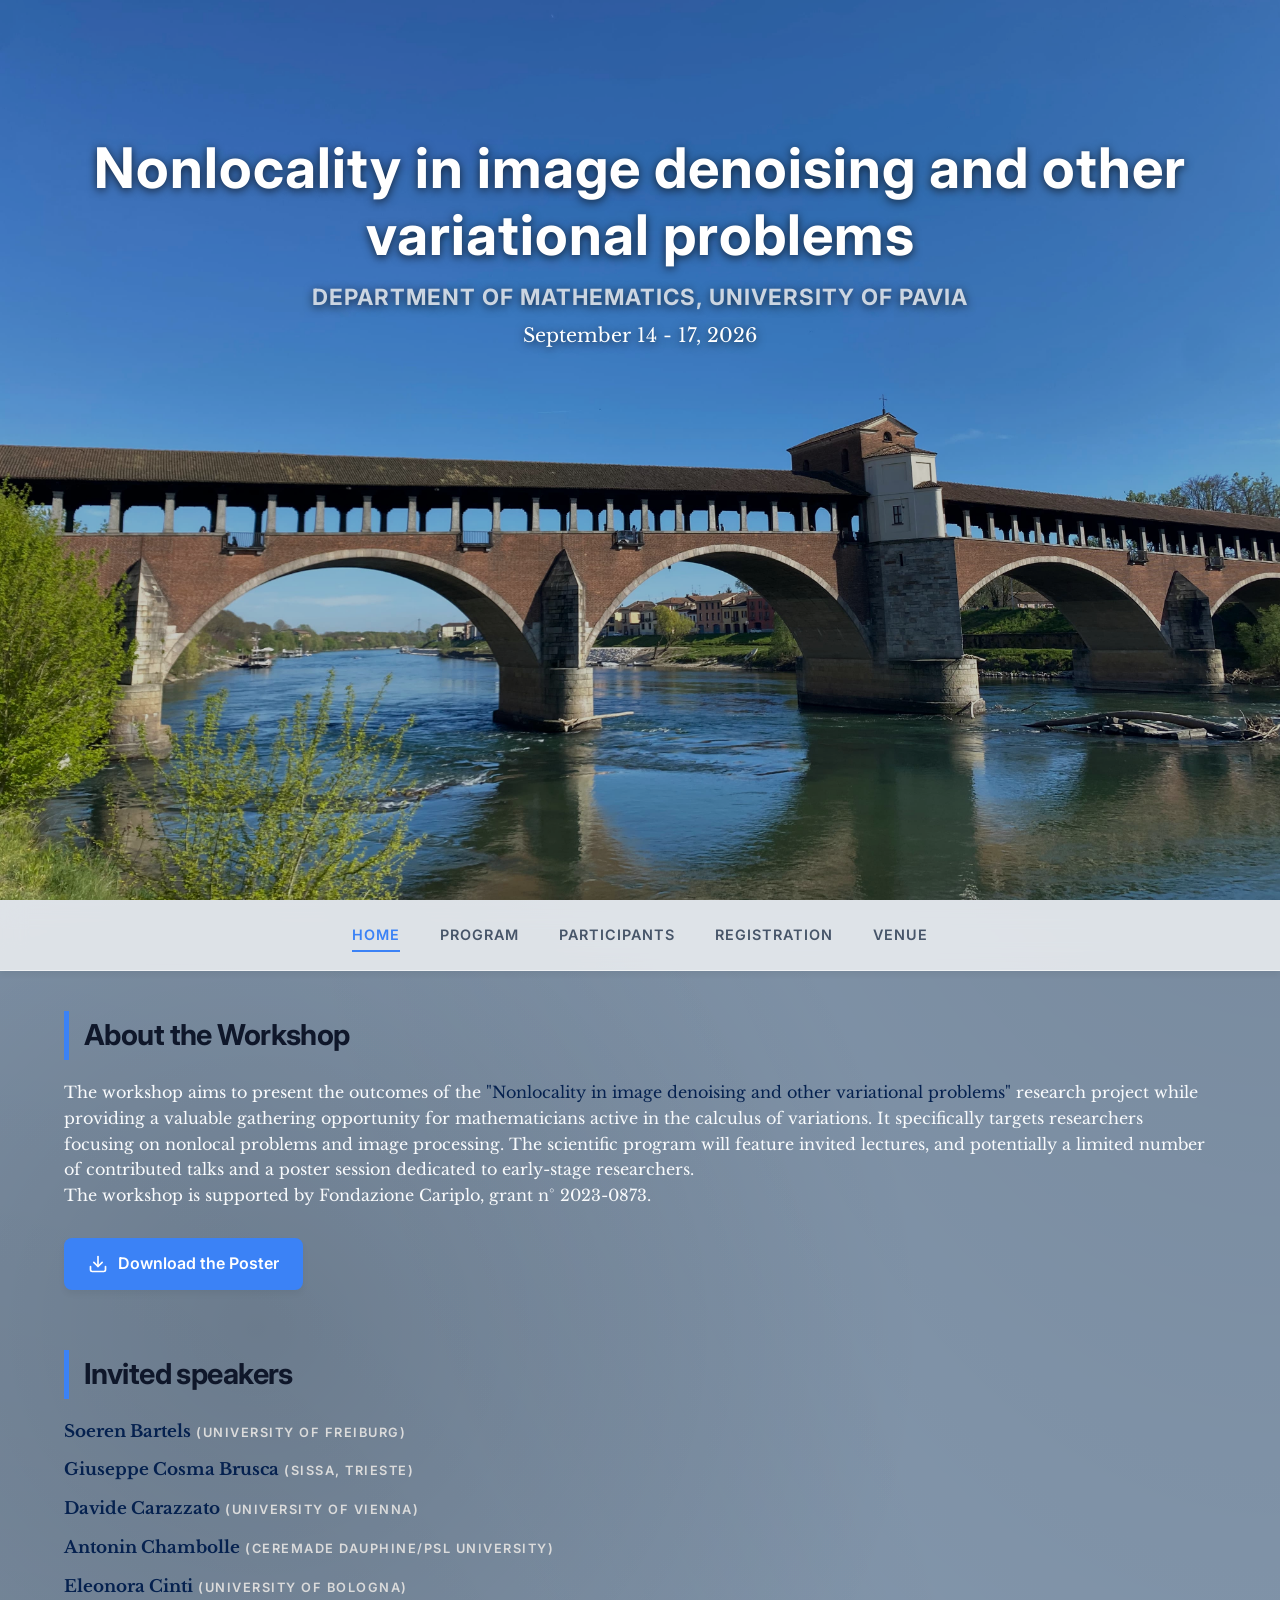
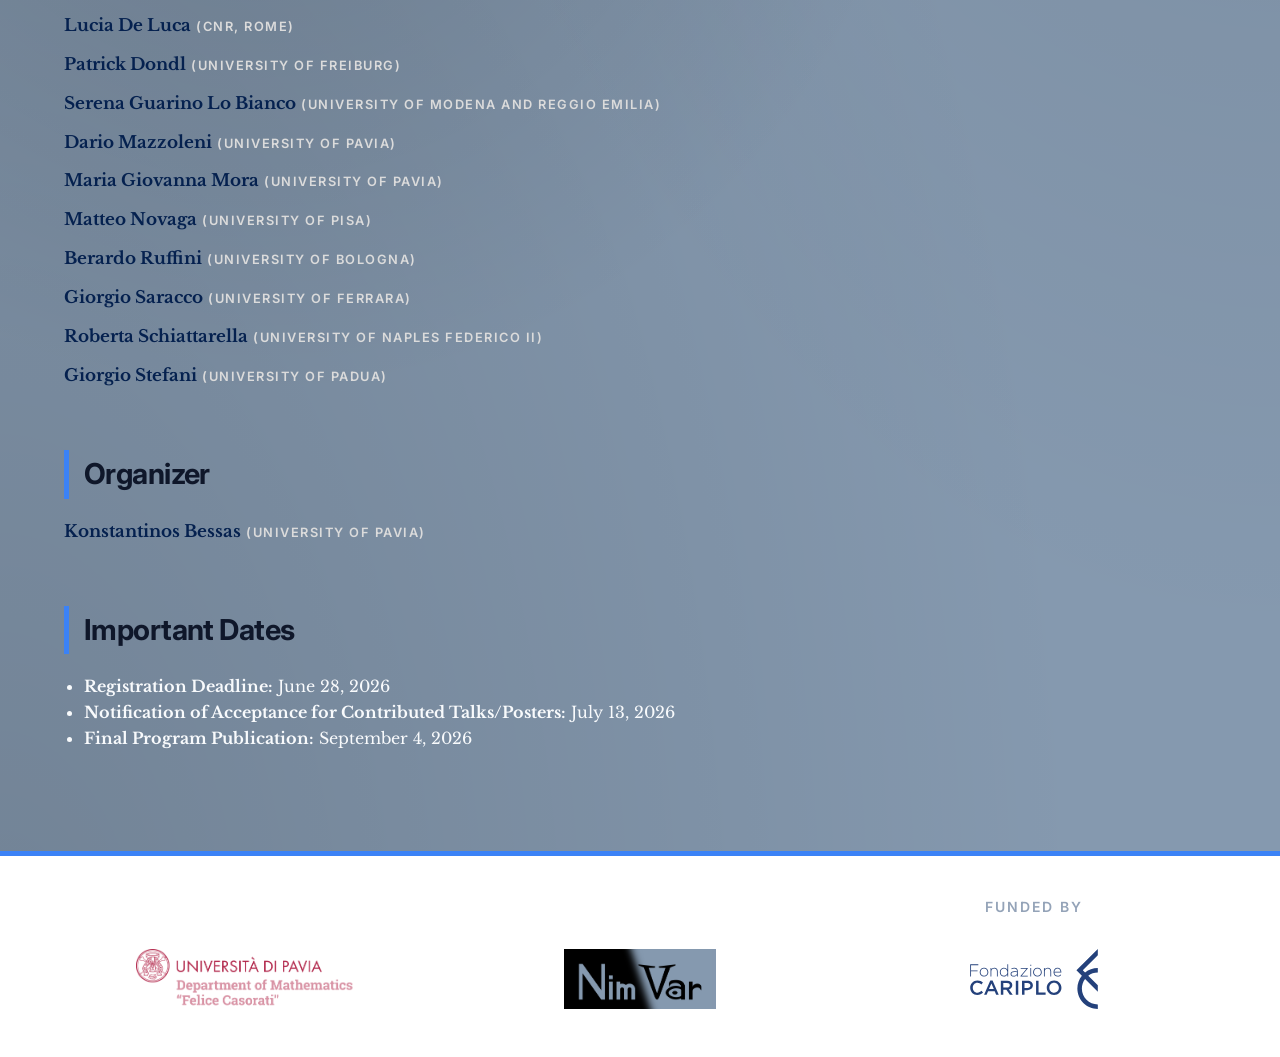
<file: index.html>
﻿<!DOCTYPE html>
<html lang="en">
<head>
    <meta charset="UTF-8">
    <meta name="viewport" content="width=device-width, initial-scale=1.0">
    <meta name="theme-color" content="#05214f">
    <title>NimVar 2026 | Home</title>
    <link rel="preconnect" href="https://fonts.googleapis.com">
    <link rel="preconnect" href="https://fonts.gstatic.com" crossorigin>
    <link href="https://fonts.googleapis.com/css2?family=Inter:wght@400;600;800&family=Libre+Baskerville:ital,wght@0,400;0,700;1,400&display=swap" rel="stylesheet">
    <link rel="stylesheet" href="style.css">
</head>
<body>
   <header>
    <div class="header-bg-image"></div>
    
    <div class="container header-content">
        <h1>Nonlocality in image denoising and other variational problems</h1>
        <p class="subtitle">Department of Mathematics, University of Pavia</p>
        <p class="date-info">September 14 - 17, 2026</p>
    </div>
    <div class="scroll-indicator">
            <span class="scroll-text">Scroll</span>
            <div class="scroll-arrow"></div>
        </div>
    </header>

    <nav>
        <div class="container">
            <div class="nav-brand-mobile">NimVar 2026</div>
            
            <button type="button" class="hamburger" id="hamburger-menu" aria-label="Menu">
                <span></span>
                <span></span>
                <span></span>
            </button>

            <div class="nav-links" id="nav-links">
                <a href="index.html" class="active">Home</a>
                <a href="program.html">Program</a>
                <a href="participants.html">Participants</a>
                <a href="registration.html">Registration</a>
                <a href="venue.html">Venue</a>
            </div>
        </div>
    </nav>

    <main class="container">
        <section>
            <h2>About the Workshop</h2>
            <p>The workshop aims to present the outcomes of the
                <a href="https://konstantinos-bessas.github.io/NimVar/index.html" target="_blank" rel="noopener noreferrer">
                    "Nonlocality in image denoising and other variational problems"
                </a> research project 
                while providing a valuable gathering opportunity for mathematicians active in the calculus of variations. It specifically targets researchers focusing on nonlocal problems and image processing. The scientific program will feature invited lectures, and potentially  a limited number of contributed talks and a poster session dedicated to early-stage researchers.
                </p>
            <p>The workshop is supported by Fondazione Cariplo, grant n° 2023-0873.</p>

            <div class="poster-download-container">
                <a href="images/poster.png" target="_blank" class="btn-download">
                    <svg width="20" height="20" viewBox="0 0 24 24" fill="none" stroke="currentColor" stroke-width="2" stroke-linecap="round" stroke-linejoin="round">
                        <path d="M21 15v4a2 2 0 0 1-2 2H5a2 2 0 0 1-2-2v-4"></path>
                        <polyline points="7 10 12 15 17 10"></polyline>
                        <line x1="12" y1="15" x2="12" y2="3"></line>
                    </svg>
                    Download the Poster
                </a>
            </div>
        </section>

        <section>
            <h2>Invited speakers</h2>
            <ul class="speakers-list">
                <li>
                    <a href="https://uni-freiburg.de/aam-en/agba/" target="_blank" rel="noopener noreferrer"><strong>Soeren Bartels</strong></a> <em>(University of Freiburg)</em>
                </li>
                <li>
                    <a href="https://sites.google.com/view/giuseppebrusca" target="_blank" rel="noopener noreferrer"><strong>Giuseppe Cosma Brusca</strong></a> <em>(SISSA, Trieste)</em>
                </li>
                <li>
                    <a href="https://homepage.univie.ac.at/davide.carazzato/" target="_blank" rel="noopener noreferrer"><strong>Davide Carazzato</strong></a> <em>(University of Vienna)</em>
                </li>
                <li>
                    <a href="https://www.ceremade.dauphine.fr/~chambolle/" target="_blank" rel="noopener noreferrer"><strong>Antonin Chambolle</strong></a> <em>(CEREMADE Dauphine/PSL University)</em>
                </li>
                <li>
                    <a href="https://www.unibo.it/sitoweb/eleonora.cinti5/en" target="_blank" rel="noopener noreferrer"><strong>Eleonora Cinti</strong></a> <em>(University of Bologna)</em>
                </li>
                <li>
                    <a href="https://www.iac.cnr.it/personale/lucia-de-luca" target="_blank" rel="noopener noreferrer"><strong>Lucia De Luca</strong></a> <em>(CNR, Rome)</em>
                </li>
                <li>
                    <a href="https://uni-freiburg.de/aam-en/agdo/" target="_blank" rel="noopener noreferrer"><strong>Patrick Dondl</strong></a> <em>(University of Freiburg)</em>
                </li>
                <li>
                    <a href="https://unimore.unifind.cineca.it/resource/person/255018" target="_blank" rel="noopener noreferrer"><strong>Serena Guarino Lo Bianco</strong></a> <em>(University of Modena and Reggio Emilia)</em>
                </li>
                <li>
                    <a href="https://dariomazzoleni.weebly.com/" target="_blank" rel="noopener noreferrer"><strong>Dario Mazzoleni</strong></a> <em>(University of Pavia)</em>
                </li>
                <li>
                    <a href="https://mate.unipv.it/mora/" target="_blank" rel="noopener noreferrer"><strong>Maria Giovanna Mora</strong></a> <em>(University of Pavia)</em>
                </li>
                <li>
                    <a href="https://people.dm.unipi.it/novaga/" target="_blank" rel="noopener noreferrer"><strong>Matteo Novaga</strong></a> <em>(University of Pisa)</em>
                </li>
                <li>
                    <a href="https://www.unibo.it/sitoweb/berardo.ruffini/en" target="_blank" rel="noopener noreferrer"><strong>Berardo Ruffini</strong></a> <em>(University of Bologna)</em>
                </li>
                <li>
                    <a href="https://sites.google.com/view/giorgiosaracco/home" target="_blank" rel="noopener noreferrer"><strong>Giorgio Saracco</strong></a> <em>(University of Ferrara)</em>
                </li>
                <li>
                    <a href="https://www.docenti.unina.it/teacher/3ZD4KeAiu1JKAat8pULKhub0jdbsRPKBX3hnm4Cab4ilOAh6kY6qkzKoDrB_XlhH/profile/references" target="_blank" rel="noopener noreferrer"><strong>Roberta Schiattarella</strong></a> <em>(University of Naples Federico II)</em>
                </li>
                <li>
                    <a href="https://giorgiostefani.weebly.com/" target="_blank" rel="noopener noreferrer"><strong>Giorgio Stefani</strong></a> <em>(University of Padua)</em>
                </li>
            </ul>
        </section>

        <section>
            <h2>Organizer</h2>
            <ul class="organizer-list">
                <li>
                    <a href="https://konstantinos-bessas.github.io/" target="_blank" rel="noopener noreferrer"><strong>Konstantinos Bessas</strong></a> <em>(University of Pavia)</em>
                </li>
            </ul>
        </section>
        <section>
            <h2>Important Dates</h2>
            <ul>
                <li><strong>Registration Deadline:</strong> June 28, 2026</li>
                <li><strong>Notification of Acceptance for Contributed Talks/Posters:</strong> July 13, 2026</li>
                <li><strong>Final Program Publication:</strong> September 4, 2026</li>
            </ul>
        </section>
    </main>
<footer>
    <div class="container footer-content">
        
        <div class="footer-left">
            <p class="sponsor-label" style="visibility: hidden;">University</p>
            <a href="https://matematica.unipv.it/en/homepage/" target="_blank" rel="noopener noreferrer">
                <img src="images/logo_unipv_dimat.png" alt="University Logo" class="footer-logo">
            </a>
        </div>

        <div class="footer-center">
            <p class="sponsor-label" style="visibility: hidden;">Placeholder</p>
            <a href="https://konstantinos-bessas.github.io/NimVar/index.html" target="_blank" rel="noopener noreferrer">
                <img src="images/NimVar_Logo.png" alt="NimVar 2026 Logo" class="footer-logo">
            </a>
        </div>

        <div class="footer-right">
            <p class="sponsor-label">Funded by</p>
            <a href="https://www.fondazionecariplo.it/en/" target="_blank" rel="noopener noreferrer">
                <img src="images/logo_cariplo.svg" alt="Sponsor Logo" class="footer-logo">
            </a>
        </div>

    </div>
</footer>
<script src="script.js" defer></script>
</body>
</html>
</file>
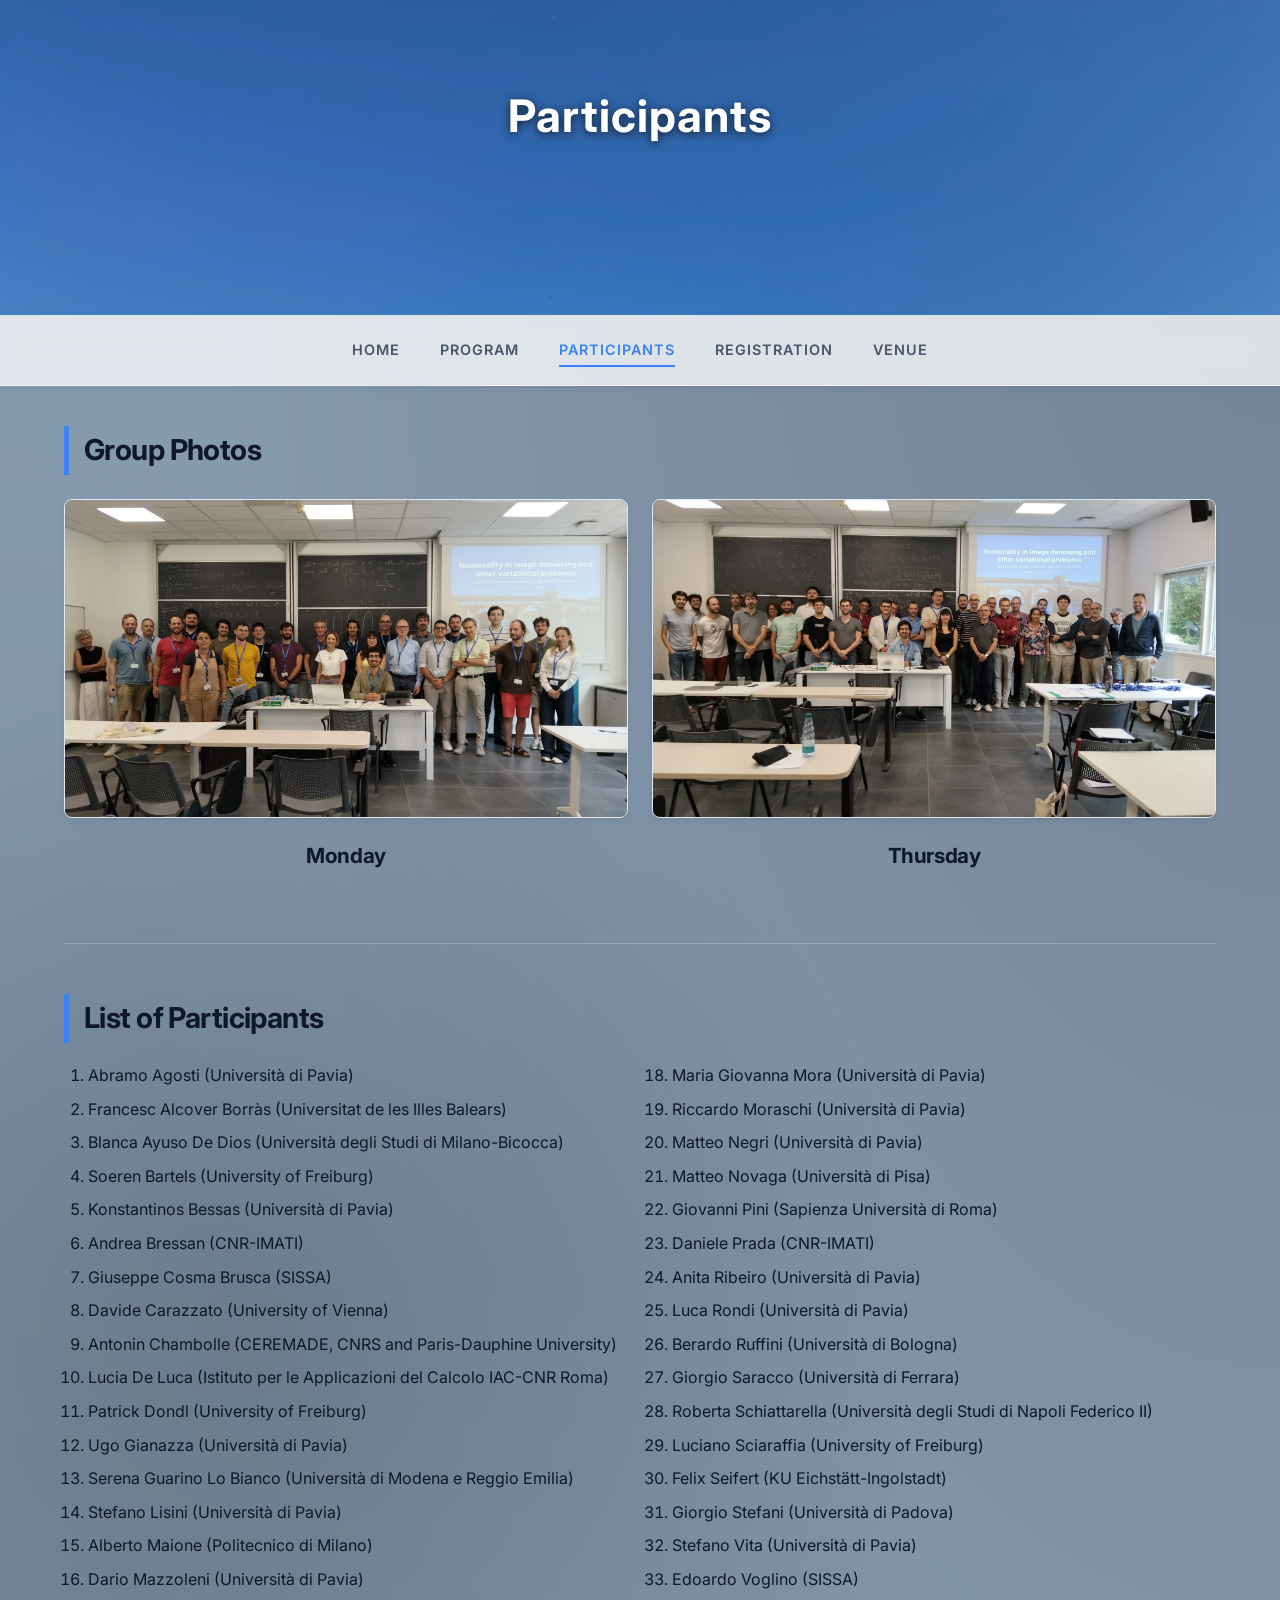
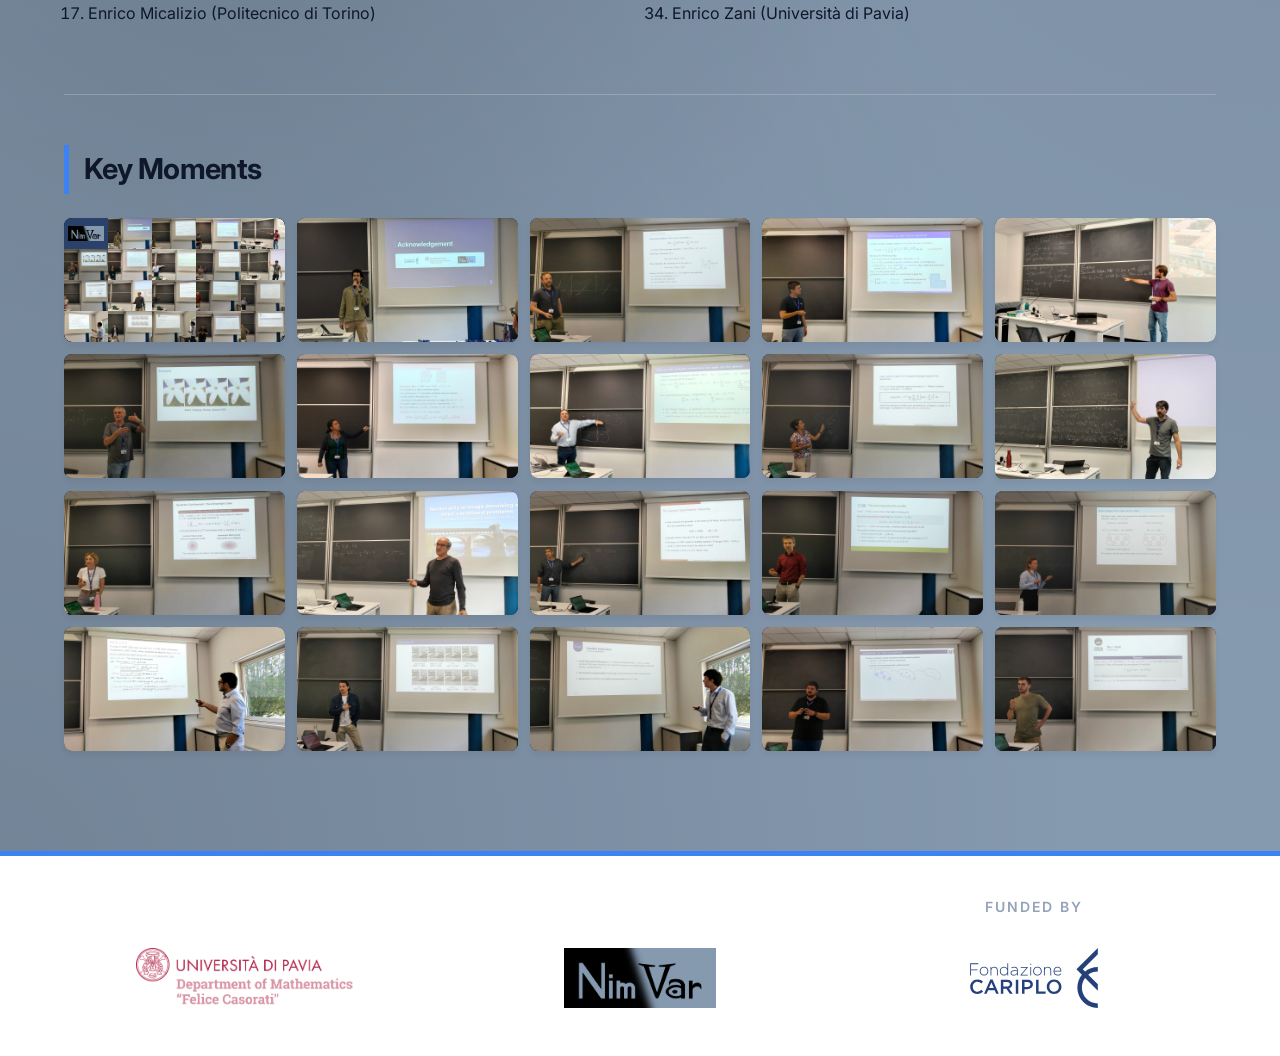
<file: participants.html>
﻿<!DOCTYPE html>
<html lang="en">
<head>
    <meta charset="UTF-8">
    <meta name="viewport" content="width=device-width, initial-scale=1.0">
    <meta name="theme-color" content="#05214f">
    <title>NimVar 2026 | Participants</title>
    <link rel="preconnect" href="https://fonts.googleapis.com">
    <link rel="preconnect" href="https://fonts.gstatic.com" crossorigin>
    <link href="https://fonts.googleapis.com/css2?family=Inter:wght@400;600;800&family=Libre+Baskerville:ital,wght@0,400;0,700;1,400&display=swap" rel="stylesheet">
    <link rel="stylesheet" href="style.css">
</head>
<body>
    <header class="header-small">
        <div class="header-bg-image"></div>
        <div class="container header-content">
            <h1>Participants</h1>
        </div>
    </header>

    <nav>
        <div class="container">
            <div class="nav-brand-mobile">NimVar 2026</div>
            
            <button type="button" class="hamburger" id="hamburger-menu" aria-label="Menu">
                <span></span>
                <span></span>
                <span></span>
            </button>

            <div class="nav-links" id="nav-links">
                <a href="index.html">Home</a>
                <a href="program.html">Program</a>
                <a href="participants.html" class="active">Participants</a>
                <a href="registration.html">Registration</a>
                <a href="venue.html">Venue</a>
            </div>
        </div>
    </nav>

    <main class="container">
        
        <section>
            <h2>Group Photos</h2>
            <div class="group-photos-container">
                <div class="group-photo-wrapper">
                    <img src="images/Group_photo_Monday.webp" alt="Group Photo - Monday" class="dept-photo">
                    <h3>Monday</h3>
                </div>
                <div class="group-photo-wrapper">
                    <img src="images/Group_photo_Thursday.webp" alt="Group Photo - Thursday" class="dept-photo">
                    <h3>Thursday</h3>
                </div>
            </div>
        </section>

        <hr class="section-divider">

        <section>
            <h2>List of Participants</h2>
            <ol class="participants-list">
                <li>Abramo Agosti (Università di Pavia)</li>
                <li>Francesc Alcover Borràs (Universitat de les Illes Balears)</li>
                <li>Blanca Ayuso De Dios (Università degli Studi di Milano-Bicocca)</li>
                <li>Soeren Bartels (University of Freiburg)</li>
                <li>Konstantinos Bessas (Università di Pavia)</li>
                <li>Andrea Bressan (CNR-IMATI)</li>
                <li>Giuseppe Cosma Brusca (SISSA)</li>
                <li>Davide Carazzato (University of Vienna)</li>
                <li>Antonin Chambolle (CEREMADE, CNRS and Paris-Dauphine University)</li>
                <li>Lucia De Luca (Istituto per le Applicazioni del Calcolo IAC-CNR Roma)</li>
                <li>Patrick Dondl (University of Freiburg)</li>
                <li>Ugo Gianazza (Università di Pavia)</li>
                <li>Serena Guarino Lo Bianco (Università di Modena e Reggio Emilia)</li>
                <li>Stefano Lisini (Università di Pavia)</li>
                <li>Alberto Maione (Politecnico di Milano)</li>
                <li>Dario Mazzoleni (Università di Pavia)</li>
                <li>Enrico Micalizio (Politecnico di Torino)</li>
                <li>Maria Giovanna Mora (Università di Pavia)</li>
                <li>Riccardo Moraschi (Università di Pavia)</li>
                <li>Matteo Negri (Università di Pavia)</li>
                <li>Matteo Novaga (Università di Pisa)</li>
                <li>Giovanni Pini (Sapienza Università di Roma)</li>
                <li>Daniele Prada (CNR-IMATI)</li>
                <li>Anita Ribeiro (Università di Pavia)</li>
                <li>Luca Rondi (Università di Pavia)</li>
                <li>Berardo Ruffini (Università di Bologna)</li>
                <li>Giorgio Saracco (Università di Ferrara)</li>
                <li>Roberta Schiattarella (Università degli Studi di Napoli Federico II)</li>
                <li>Luciano Sciaraffia (University of Freiburg)</li>
                <li>Felix Seifert (KU Eichstätt-Ingolstadt)</li>
                <li>Giorgio Stefani (Università di Padova)</li>
                <li>Stefano Vita (Università di Pavia)</li>
                <li>Edoardo Voglino (SISSA)</li>
                <li>Enrico Zani (Università di Pavia)</li>
            </ol>
        </section>

         <hr class="section-divider">

        <section>
            <h2>Key Moments</h2>

            <div class="mosaic-grid">

                <div class="mosaic-item mosaic-spacer" id="mosaic-spacer">
                    <img src="images/empty.webp" alt="" class="spacer-placeholder-img">
                    <div class="spacer-content default-state">
                    </div>
                </div>

                <div class="mosaic-item" tabindex="0">
                    <img src="images/Bessas.webp" alt="Konstantinos Bessas">
                    <div class="mosaic-overlay">
                        <span class="speaker-name">Konstantinos Bessas</span>
                        <span class="talk-type">Opening</span>
                    </div>
                </div>
                <div class="mosaic-item" tabindex="0">
                    <img src="images/Bartels.webp" alt="Soeren Bartels">
                    <div class="mosaic-overlay">
                        <span class="speaker-name">Soeren Bartels</span>
                        <span class="talk-type">Invited Talk</span>
                    </div>
                </div>
                <div class="mosaic-item" tabindex="0">
                    <img src="images/Brusca.webp" alt="Giuseppe Cosma Brusca">
                    <div class="mosaic-overlay">
                        <span class="speaker-name">Giuseppe Cosma Brusca</span>
                        <span class="talk-type">Invited Talk</span>
                    </div>
                </div>
                <div class="mosaic-item" tabindex="0">
                    <img src="images/Carazzato.webp" alt="Davide Carazzato">
                    <div class="mosaic-overlay">
                        <span class="speaker-name">Davide Carazzato</span>
                        <span class="talk-type">Invited Talk</span>
                    </div>
                </div>
                <div class="mosaic-item" tabindex="0">
                    <img src="images/Chambolle.webp" alt="Antonin Chambolle">
                    <div class="mosaic-overlay">
                        <span class="speaker-name">Antonin Chambolle</span>
                        <span class="talk-type">Invited Talk</span>
                    </div>
                </div>


                <div class="mosaic-item" tabindex="0">
                    <img src="images/De_Luca.webp" alt="Lucia De Luca">
                    <div class="mosaic-overlay">
                        <span class="speaker-name">Lucia De Luca</span>
                        <span class="talk-type">Invited Talk</span>
                    </div>
                </div>
                <div class="mosaic-item" tabindex="0">
                    <img src="images/Dondl.webp" alt="Patrick Dondl">
                    <div class="mosaic-overlay">
                        <span class="speaker-name">Patrick Dondl</span>
                        <span class="talk-type">Invited Talk</span>
                    </div>
                </div>
                <div class="mosaic-item" tabindex="0">
                    <img src="images/Guarino_Lo_Bianco.webp" alt="Serena Guarino Lo Bianco">
                    <div class="mosaic-overlay">
                        <span class="speaker-name">Serena Guarino Lo Bianco</span>
                        <span class="talk-type">Invited Talk</span>
                    </div>
                </div>
                <div class="mosaic-item" tabindex="0">
                    <img src="images/Mazzoleni.webp" alt="Dario Mazzoleni">
                    <div class="mosaic-overlay">
                        <span class="speaker-name">Dario Mazzoleni</span>
                        <span class="talk-type">Invited Talk</span>
                    </div>
                </div>
                <div class="mosaic-item" tabindex="0">
                    <img src="images/Mora.webp" alt="Maria Giovanna Mora">
                    <div class="mosaic-overlay">
                        <span class="speaker-name">Maria Giovanna Mora</span>
                        <span class="talk-type">Invited Talk</span>
                    </div>
                </div>

                <div class="mosaic-item" tabindex="0">
                    <img src="images/Novaga.webp" alt="Matteo Novaga">
                    <div class="mosaic-overlay">
                        <span class="speaker-name">Matteo Novaga</span>
                        <span class="talk-type">Invited Talk</span>
                    </div>
                </div>
                <div class="mosaic-item" tabindex="0">
                    <img src="images/Ruffini.webp" alt="Berardo Ruffini">
                    <div class="mosaic-overlay">
                        <span class="speaker-name">Berardo Ruffini</span>
                        <span class="talk-type">Invited Talk</span>
                    </div>
                </div>

                

                <div class="mosaic-item" tabindex="0">
                    <img src="images/Saracco.webp" alt="Giorgio Saracco">
                    <div class="mosaic-overlay">
                        <span class="speaker-name">Giorgio Saracco</span>
                        <span class="talk-type">Invited Talk</span>
                    </div>
                </div>
                <div class="mosaic-item" tabindex="0">
                    <img src="images/Schiattarella.webp" alt="Roberta Schiattarella">
                    <div class="mosaic-overlay">
                        <span class="speaker-name">Roberta Schiattarella</span>
                        <span class="talk-type">Invited Talk</span>
                    </div>
                </div>

                <div class="mosaic-item" tabindex="0">
                    <img src="images/Stefani.webp" alt="Giorgio Stefani">
                    <div class="mosaic-overlay">
                        <span class="speaker-name">Giorgio Stefani</span>
                        <span class="talk-type">Invited Talk</span>
                    </div>
                </div>
                <div class="mosaic-item" tabindex="0">
                    <img src="images/Alcover.webp" alt="Francesc Alcover Borràs">
                    <div class="mosaic-overlay">
                        <span class="speaker-name">Francesc Alcover Borràs</span>
                        <span class="talk-type">Contributed Talk</span>
                    </div>
                </div>
                <div class="mosaic-item" tabindex="0">
                    <img src="images/Micalizio.webp" alt="Enrico Micalizio">
                    <div class="mosaic-overlay">
                        <span class="speaker-name">Enrico Micalizio</span>
                        <span class="talk-type">Contributed Talk</span>
                    </div>
                </div>
                <div class="mosaic-item" tabindex="0">
                    <img src="images/Seifert.webp" alt="Felix Seifert">
                    <div class="mosaic-overlay">
                        <span class="speaker-name">Felix Seifert</span>
                        <span class="talk-type">Contributed Talk</span>
                    </div>
                </div>
                <div class="mosaic-item" tabindex="0">
                    <img src="images/Voglino.webp" alt="Edoardo Voglino">
                    <div class="mosaic-overlay">
                        <span class="speaker-name">Edoardo Voglino</span>
                        <span class="talk-type">Contributed Talk</span>
                    </div>
                </div>
            </div>
        </section>

       

        
    </main>

    <div id="image-modal">
        <img id="modal-img" alt="Zoomed Photo">
        <span id="modal-hint">Tap to close &bull; Pinch to zoom</span>
    </div>

    <footer>
        <div class="container footer-content">
            <div class="footer-left">
                <p class="sponsor-label" style="visibility: hidden;">University</p>
                <a href="https://matematica.unipv.it/en/homepage/" target="_blank" rel="noopener noreferrer">
                    <img src="images/logo_unipv_dimat.png" alt="University Logo" class="footer-logo">
                </a>
            </div>
            <div class="footer-center">
                <p class="sponsor-label" style="visibility: hidden;">Placeholder</p>
                <a href="https://konstantinos-bessas.github.io/NimVar/index.html" target="_blank" rel="noopener noreferrer">
                    <img src="images/NimVar_Logo.png" alt="NimVar 2026 Logo" class="footer-logo">
                </a>
            </div>
            <div class="footer-right">
                <p class="sponsor-label">Funded by</p>
                <a href="https://www.fondazionecariplo.it/en/" target="_blank" rel="noopener noreferrer">
                    <img src="images/logo_cariplo.svg" alt="Sponsor Logo" class="footer-logo">
                </a>
            </div>
        </div>
    </footer>
    <script src="script.js" defer></script>
</body>
</html>
</file>
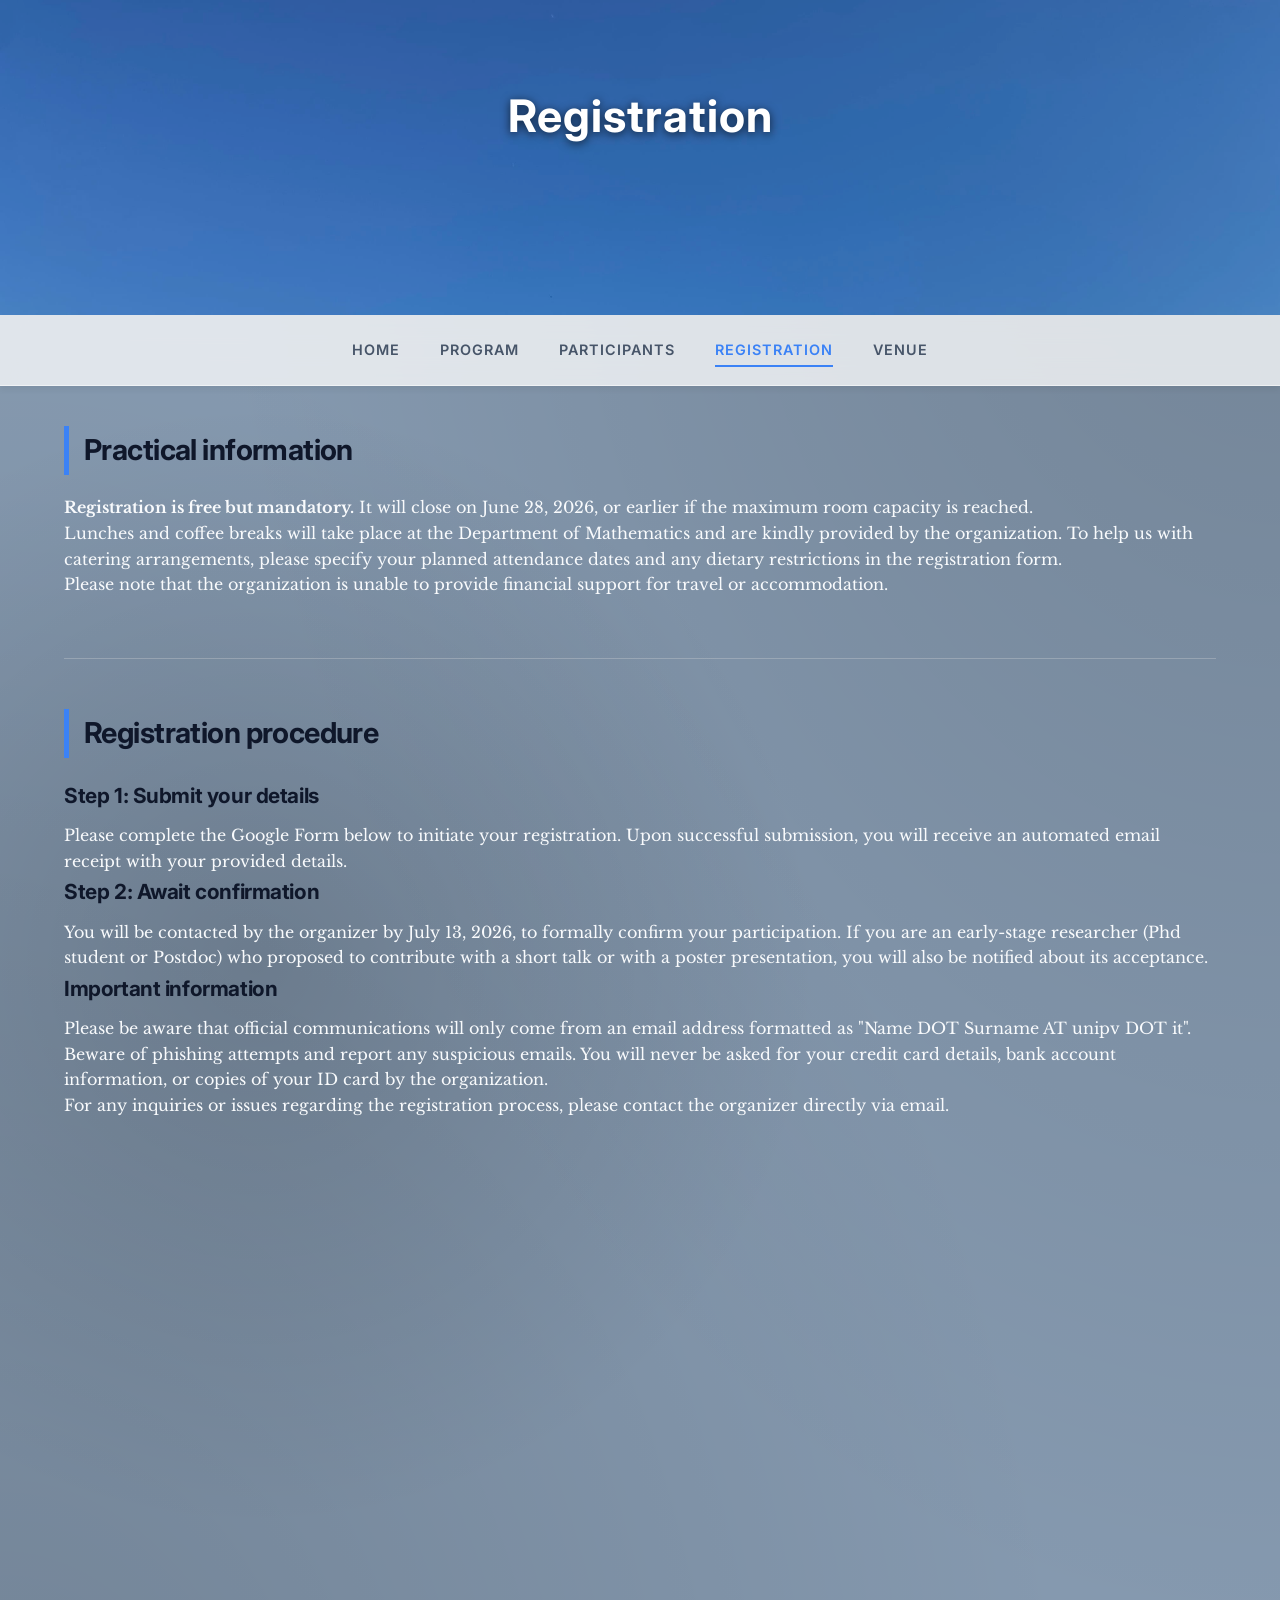
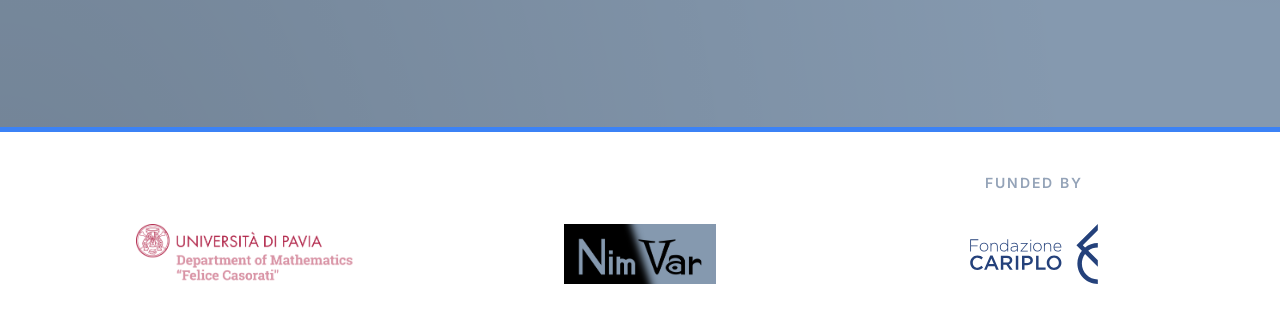
<file: registration.html>
﻿<!DOCTYPE html>
<html lang="en">
<head>
    <meta charset="UTF-8">
    <meta name="viewport" content="width=device-width, initial-scale=1.0">
    <meta name="theme-color" content="#05214f">
    <title>NimVar 2026 | Registration</title>
    <link rel="preconnect" href="https://fonts.googleapis.com">
    <link rel="preconnect" href="https://fonts.gstatic.com" crossorigin>
    <link href="https://fonts.googleapis.com/css2?family=Inter:wght@400;600;800&family=Libre+Baskerville:ital,wght@0,400;0,700;1,400&display=swap" rel="stylesheet">
    <link rel="stylesheet" href="style.css">
</head>
<body>
    <header class="header-small">
        <div class="header-bg-image"></div>
        <div class="container header-content">
            <h1>Registration</h1>
        </div>
    </header>

    <nav>
        <div class="container">
            <div class="nav-brand-mobile">NimVar 2026</div>
            
            <button type="button" class="hamburger" id="hamburger-menu" aria-label="Menu">
                <span></span>
                <span></span>
                <span></span>
            </button>

            <div class="nav-links" id="nav-links">
                <a href="index.html" >Home</a>
                <a href="program.html">Program</a>
                <a href="participants.html">Participants</a>
                <a href="registration.html" class="active">Registration</a>
                <a href="venue.html">Venue</a>
            </div>
        </div>
    </nav>

    <main class="container">
        <section>
            <h2>Practical information</h2>

            <p><strong>Registration is free but mandatory.</strong> 
                It will close on June 28, 2026, or earlier if the maximum room capacity is reached.</p>
            <p>
                Lunches and coffee breaks will take place at the Department of Mathematics and are kindly provided by the organization.
                To help us with catering arrangements, please specify your planned attendance dates and any dietary restrictions in the registration form.</p>
            <p>Please note that the organization is unable to provide financial support for travel or accommodation.</p>
        </section>

        <hr class="section-divider">
        
        <section>
            <h2>Registration procedure</h2>
            <h3>Step 1: Submit your details</h3>
        <p>Please complete the Google Form below to initiate your registration. Upon successful submission, you will receive an automated email receipt with your provided details.</p>
            <h3>Step 2: Await confirmation</h3>
            <p>You will be contacted by the organizer by July 13, 2026, to formally confirm your participation.
            If you are an early-stage researcher (Phd student or Postdoc) who proposed to contribute with a short talk or with a poster presentation, you will also be notified about its acceptance.
            </p>

            <h3>Important information</h3>
        <p>Please be aware that official communications will only come from an email address formatted as "Name DOT Surname AT unipv DOT it".
            Beware of phishing attempts and report any suspicious emails.
            You will never be asked for your credit card details, bank account information, or copies of your ID card by the organization.</p>
        <p>For any inquiries or issues regarding the registration process, please contact the organizer directly via email.</p>                    
        </section>
        
        <div class="form-container">
            <iframe
            onload="if(this.dataset.loaded) { window.scrollTo({ top: this.offsetTop - 50, behavior: 'smooth' }); } else { this.dataset.loaded = 'true'; }"
            src="https://docs.google.com/forms/d/e/1FAIpQLScMdLuzO1Dm3QqtDmdsR5nL9raE668-pWWGdCdFbs2TLDziiw/viewform?embedded=true&hl=en" 
            width="100%" height="500" frameborder="0" marginheight="0" marginwidth="0" style="border: none;">Caricamento in corso...</iframe>
        </div>
    </main>
 
    <footer>
        <div class="container footer-content">
            <div class="footer-left">
                <p class="sponsor-label" style="visibility: hidden;">University</p>
                <a href="https://matematica.unipv.it/en/homepage/" target="_blank" rel="noopener noreferrer">
                    <img src="images/logo_unipv_dimat.png" alt="University Logo" class="footer-logo">
                </a>
            </div>
            <div class="footer-center">
                <p class="sponsor-label" style="visibility: hidden;">Placeholder</p>
                <a href="https://konstantinos-bessas.github.io/NimVar/index.html" target="_blank" rel="noopener noreferrer">
                    <img src="images/NimVar_Logo.png" alt="NimVar 2026 Logo" class="footer-logo">
                </a>
            </div>
            <div class="footer-right">
                <p class="sponsor-label">Funded by</p>
                <a href="https://www.fondazionecariplo.it/en/" target="_blank" rel="noopener noreferrer">
                    <img src="images/logo_cariplo.svg" alt="Sponsor Logo" class="footer-logo">
                </a>
            </div>
        </div>
    </footer>
    <script src="script.js" defer></script>
</body>
</html>
</file>
<file: style.css>
:root {
    --color-primary: #05214f;        
    --color-secondary: #8599af;       
    --color-accent: #3b82f6;          
    --color-slate-light: #dbdbdb;     
    --color-dark: #000000;            
    --color-text-dark: #0f172a;      
    --color-text-muted: #475569;     
    --color-text-light: #f8fafc;      
    --color-bg-main: var(--color-secondary);

    --color-invited-bg: #d1e7dd;
    --color-invited-text: #0f5132;
    --color-contributed-bg: #e2f0d9;
    --color-contributed-text: #2b5711;
    --color-opening-bg: #d0e8ff;
    --color-opening-text: #0c4a6e;
    --color-coffee-bg: #fdf0d5;
    --color-coffee-text: #785100;
    --color-lunch-bg: #fce0c5;
    --color-lunch-text: #7c3d00;
    --color-social-bg: #fad0c9;
    --color-social-text: #7a2214;
    --color-break-bg: #e2e3e5;
    --color-break-text: #333333;

    --font-serif: 'Libre Baskerville', Georgia, serif;
    --font-sans: 'Inter', -apple-system, BlinkMacSystemFont, 'Segoe UI', Roboto, sans-serif;

    --container-max-width: 1200px;
    --nav-height: 70px;
    --radius-sm: 4px;
    --radius-md: 8px;
    --radius-lg: 12px;
    --transition-fast: 0.2s ease;
    --transition-normal: 0.3s ease;
    --shadow-sm: 0 4px 6px rgba(0, 0, 0, 0.05);
    --shadow-md: 0 4px 15px rgba(0, 0, 0, 0.08);
    --shadow-lg: 0 10px 30px rgba(0, 0, 0, 0.15);
}

*,
*::before,
*::after {
    margin: 0;
    padding: 0;
    box-sizing: border-box;
}

html {
    scroll-behavior: smooth;
    overflow-x: clip;
    width: 100%;
}

body {
    width: 100%;
    min-height: 100vh;
    min-height: 100dvh;
    display: flex;
    flex-direction: column;
    font-family: var(--font-serif);
    font-size: 1rem;
    line-height: 1.7;
    color: var(--color-text-light);
    background-color: var(--color-secondary);
    background-image: 
        radial-gradient(ellipse at top right, rgba(0, 0, 0, 0.15) 0%, transparent 60%),
        radial-gradient(ellipse at bottom left, rgba(0, 0, 0, 0.15) 0%, transparent 60%),
        radial-gradient(circle at 20% 50%, rgba(0, 0, 0, 0.15) 0%, transparent 40%);
}

h1, h2, h3, h4, h5, h6, 
nav a, 
.subtitle, 
.sponsor-label, 
.toggle-text {
    font-family: var(--font-sans);
    font-weight: 700;
    letter-spacing: -0.02em;
}

h2 { 
    color: var(--color-text-dark); 
    margin-bottom: 1.25rem; 
    font-size: clamp(1.5rem, 3vw, 1.8rem); 
    border-left: 5px solid var(--color-accent); 
    padding-left: 0.938rem; 
}

h3 {
    color: var(--color-text-dark);
    margin-bottom: 0.625rem;
    font-size: 1.3rem;
}

a {
    color: var(--color-primary); 
    text-decoration: none; 
    transition: color var(--transition-normal);
}

p, li, td, th {
    line-height: 1.6;
}

.container {
    width: 100%;
    max-width: var(--container-max-width);
    margin: 0 auto;
    padding: 0 1.5rem;
}

main {
    flex: 1; 
    padding: 2.5rem 0;
}

section { 
    margin-bottom: 3.75rem; 
}

header {
    position: relative;
    height: 100vh;
    height: 100dvh;
    display: flex;
    align-items: flex-start; 
    justify-content: center;
    overflow: hidden;
    background-color: var(--color-dark);
}

header .container { 
    padding: 0; 
}

.header-bg-image {
    position: absolute;
    inset: 0;
    width: 100%;
    height: 100%;
    background: url('images/ponte.jpg') no-repeat center 30% / cover; 
    z-index: 1;
    opacity: 0.8;
}

.header-content {
    position: relative;
    z-index: 2;
    text-align: center;
    color: #ffffff;
    text-shadow: 0 2px 10px rgba(0, 0, 0, 0.7);
    margin-top: 15vh; 
}

header h1 { 
    font-size: clamp(2.2rem, 5vw, 3.5rem); 
    line-height: 1.2;
    margin-bottom: 0.625rem; 
    letter-spacing: 1px; 
}

header .subtitle { 
    font-size: clamp(1.1rem, 2.5vw, 1.4rem);
    color: #cbd5e1;
    margin-top: 0.625rem;
    text-transform: uppercase;
    letter-spacing: 1px; 
}

.date-info {
    font-size: 1.2rem;
    margin-top: 0.3125rem;
    font-weight: 300;
}

header.header-small {
    height: 35vh; 
    min-height: 250px;
}

header.header-small .header-content {
    margin-top: 10vh; 
}

header.header-small h1 {
    font-size: clamp(2rem, 4vw, 2.8rem); 
}

.scroll-indicator {
    position: absolute;
    bottom: 30px;
    left: 50%;
    transform: translateX(-50%);
    z-index: 10;
    display: flex;
    flex-direction: column;
    align-items: center;
    opacity: 0; 
    animation: bounce 2s infinite; 
}

.scroll-text {
    color: #ffffff;
    font-family: var(--font-sans);
    font-size: 0.75rem;
    text-transform: uppercase;
    letter-spacing: 3px;
    margin-bottom: 8px;
    text-shadow: 1px 1px 5px rgba(0, 0, 0, 0.8);
}

.scroll-arrow {
    width: 16px;
    height: 16px;
    border-right: 2px solid #ffffff;
    border-bottom: 2px solid #ffffff;
    transform: rotate(45deg); 
    box-shadow: 2px 2px 3px rgba(0, 0, 0, 0.3);
}

@keyframes bounce {
    0%, 20%, 50%, 80%, 100% { transform: translateX(-50%) translateY(0); }
    40% { transform: translateX(-50%) translateY(-10px); }
    60% { transform: translateX(-50%) translateY(-5px); }
}

nav {
    background: rgba(255, 255, 255, 0.75); 
    -webkit-backdrop-filter: blur(12px); 
    backdrop-filter: blur(12px); 
    border-bottom: 1px solid rgba(255, 255, 255, 0.5);
    box-shadow: var(--shadow-sm);
    position: sticky;
    top: 0;
    z-index: 1000;
    padding: 1.125rem 0;
    margin-bottom: 2.5rem;
}

nav .container { 
    display: flex; 
    justify-content: center; 
    align-items: center;
}

.nav-brand-mobile {
    display: none;
    font-family: var(--font-sans);
    font-weight: 800;
    color: var(--color-primary);
    font-size: 1.2rem;
}

.hamburger {
    display: none; 
    background: none;
    border: none;
    cursor: pointer;
    padding: 5px;
    z-index: 1001; 
}

.hamburger span {
    display: block;
    width: 25px;
    height: 3px;
    background-color: var(--color-primary);
    margin: 5px 0;
    transition: transform var(--transition-normal), opacity var(--transition-normal);
    border-radius: 3px;
}

.nav-links {
    display: flex;
    gap: 2.5rem;
}

nav a {
    position: relative;
    text-decoration: none;
    color: var(--color-text-muted); 
    font-weight: 600;
    text-transform: uppercase;
    letter-spacing: 1px;
    font-size: 0.9rem;
    padding: 5px 0;
    transition: color var(--transition-normal);
}

nav a.active { 
    color: var(--color-accent); 
}

nav a::after {
    content: '';
    position: absolute;
    width: 0; 
    height: 2px; 
    bottom: 0; 
    left: 50%; 
    background-color: var(--color-accent);
    transition: all var(--transition-normal);
    transform: translateX(-50%); 
}

nav a.active::after { 
    width: 100%; 
}

main ul:not(.speakers-list):not(.organizer-list):not(.transport-links) {
    padding-left: 1.25rem;
    margin-bottom: 1.25rem;
}

.speakers-list, 
.organizer-list {
    list-style-type: none; 
    padding-left: 0;       
    margin: 0;
}

.speakers-list li, 
.organizer-list li {
    margin-bottom: 0.75rem;
    font-size: 1.05rem; 
}

.speakers-list em, 
.organizer-list em {
    font-family: var(--font-sans);
    font-style: normal; 
    color: var(--color-slate-light);
    font-size: 0.8rem;
    text-transform: uppercase; 
    letter-spacing: 1.5px; 
    margin-left: 0rem;
    font-weight: 600;
}

.venue-flex-container {
    display: flex;
    gap: 1.875rem;
    margin-top: 1.25rem;
}

.venue-flex-container > div {
    flex: 1;
    min-width: 0; 
}

.transport-links {
    list-style-type: none;
    display: flex;
    gap: 0.938rem;
    margin: 1.25rem 0 2.5rem 0;
    flex-wrap: wrap; 
}

.transport-links li a {
    text-decoration: none;
    background-color: var(--color-accent);
    color: #ffffff;
    padding: 0.625rem 1.25rem;
    border-radius: var(--radius-sm);
    font-weight: 600;
    transition: background-color var(--transition-normal);
}

.transport-details {
    scroll-margin-top: 40px; 
    margin-bottom: 3.125rem;
}

.transport-step {
    display: flex;
    gap: 1.5625rem;
    align-items: center; 
    margin-top: 1.5625rem;
    background-color: rgba(255, 255, 255, 0.05);
    padding: 1.25rem;
    border-radius: var(--radius-md);
}

.step-photo {
    width: 600px; 
    max-width: 100%;
    height: auto; 
    flex-shrink: 0;
    border-radius: var(--radius-md);
    box-shadow: var(--shadow-sm);
}

.step-text {
    flex: 1; 
}

.step-text h4 {
    color: var(--color-slate-light);
    margin-bottom: 0.625rem;
}

.poster-download-container,
.abstract-download-container {
    margin: 1.875rem 0;
    text-align: left; 
}

.btn-download {
    display: inline-flex;
    align-items: center;
    gap: 0.625rem;
    background-color: var(--color-accent); 
    color: #ffffff !important;
    padding: 0.75rem 1.5rem;
    border-radius: var(--radius-md);
    font-family: var(--font-sans);
    font-weight: 600;
    font-size: 1rem;
    text-decoration: none;
    transition: background-color var(--transition-normal), transform var(--transition-normal), box-shadow var(--transition-normal);
    box-shadow: var(--shadow-sm);
}

.dept-photo {
    width: 100%;
    height: 450px;
    object-fit: cover;
    border-radius: var(--radius-md);
    border: 1px solid #e2e8f0;
}

.dept-photo, 
.step-photo {
    cursor: zoom-in;
    transition: opacity var(--transition-normal);
}

#image-modal {
    display: none;
    position: fixed;
    z-index: 9999;
    inset: 0;
    width: 100%; 
    height: 100%;
    background-color: rgba(0, 0, 0, 0.85);
    align-items: center;
    justify-content: center;
    cursor: zoom-out;
}

#modal-img {
    max-width: 95%;
    max-height: 95vh;
    border-radius: var(--radius-md);
    box-shadow: 0 10px 25px rgba(0, 0, 0, 0.5);
}

#modal-hint {
    position: absolute;
    bottom: 40px;
    color: #ffffff;
    font-family: var(--font-sans);
    font-size: 1.1rem;
    background-color: rgba(0, 0, 0, 0.6);
    padding: 8px 18px;
    border-radius: 20px;
    pointer-events: none;
    text-align: center; 
    max-width: 85%; 
    line-height: 1.4;
}

.schedule-container {
    overflow-x: auto;
    overflow-y: visible !important;
    margin: 2.5rem 0;
    background-color: transparent; 
    box-shadow: none;
    border: none;
    -ms-overflow-style: none; 
    scrollbar-width: none;  
}

.schedule-container::-webkit-scrollbar {
    display: none; 
}

table.schedule-table {
    width: 100%;
    table-layout: fixed;
    border-collapse: separate; 
    border-spacing: 10px;
    margin: 0;
    color: var(--color-text-dark);
    text-align: center;
    font-family: var(--font-sans);
    font-size: 0.95rem;
}

.desktop-schedule .schedule-table th:first-child,
.desktop-schedule .schedule-table .time-col {
    width: 16%;
}

.schedule-table th, 
.schedule-table td {
    padding: 1rem 0.75rem;
    vertical-align: middle; 
    text-align: center !important; 
    border-radius: 2px; 
    border: none !important; 
    background-color: #ffffff; 
    box-shadow: var(--shadow-sm); 
}

.schedule-table td:empty {
    background-color: transparent !important;
    box-shadow: none !important;
}

.schedule-table th {
    background-color: var(--color-primary);
    color: #ffffff;
    font-weight: 700;
    text-transform: uppercase;
    font-size: 0.85rem;
    letter-spacing: 0.8px;
}

.schedule-table .time-col {
    font-weight: 700;
    white-space: nowrap;
    background-color: #ffffff !important; 
    color: #334155;
}

.schedule-table td.event-opening {
    background-color: var(--color-opening-bg);
    font-weight: 600;
    color: var(--color-opening-text);
}

.schedule-table td.event-invited {
    background-color: var(--color-invited-bg);
    font-weight: 600;
    color: var(--color-invited-text);
}

.schedule-table td.event-contributed {
    background-color: var(--color-contributed-bg);
    font-weight: 600;
    color: var(--color-contributed-text);
}

.schedule-table td.event-coffee {
    background-color: var(--color-coffee-bg);
    font-weight: 600;
    color: var(--color-coffee-text);
}

.schedule-table td.event-lunch {
    background-color: var(--color-lunch-bg);
    font-weight: 600;
    color: var(--color-lunch-text);
}

.schedule-table td.event-social {
    background-color: var(--color-social-bg);
    font-weight: 600;
    color: var(--color-social-text);
}

.schedule-table td.event-break {
    background-color: var(--color-break-bg);
    color: var(--color-break-text); 
    font-weight: 600;
}

.day-title {
    color: var(--color-primary);
    margin: 1.875rem 0 0.625rem 0;
    font-size: 1.4rem;
    border-left: 4px solid var(--color-accent);
    padding-left: 10px;
}

.desktop-schedule { 
    display: block; 
    overflow: visible !important;
}

.mobile-schedule { 
    display: none; 
}

.mobile-schedule-title {
    display: none; 
}

.has-details {
    position: relative;
    cursor: pointer;
}

.session-summary {
    display: flex;
    flex-direction: column;
    align-items: center;
    justify-content: center;
    height: 100%;
}

.hover-hint {
    font-size: 0.75rem;
    font-weight: 400;
    opacity: 0.7;
    margin-top: 5px;
    pointer-events: none; 
}

.session-details {
    position: absolute;
    top: 50%;
    left: 50%;
    transform: translate(-50%, -50%) scale(0.9);
    width: 320px;
    background-color: #ffffff;
    border: 2px solid var(--color-contributed-text);
    border-radius: var(--radius-md);
    box-shadow: 0 15px 35px rgba(0, 0, 0, 0.2);
    opacity: 0;
    visibility: hidden;
    transition: opacity var(--transition-normal), transform var(--transition-normal), visibility var(--transition-normal);
    z-index: 100;
    overflow: hidden;
}

.desktop-schedule .has-details:hover .session-details {
    opacity: 1;
    visibility: visible;
    transform: translate(-50%, -50%) scale(1);
}

.nested-schedule {
    width: 100%;
    border-collapse: collapse;
    margin: 0;
}

.nested-schedule td {
    padding: 10px 12px !important;
    font-size: 0.85rem !important;
    border-bottom: 1px solid #f1f5f9 !important;
    box-shadow: none !important;
    border-radius: 0 !important;
}

.nested-schedule tr:last-child td {
    border-bottom: none !important;
}

.nested-schedule .time-col {
    width: 40% !important;
    text-align: right !important;
    padding-right: 15px !important;
    background-color: transparent !important;
}

.schedule-view-toggle {
    display: flex;
    align-items: center;
    justify-content: center;
    gap: 20px;
    margin: 0 auto 30px auto;
    background: #ffffff;
    padding: 10px 20px;
    border-radius: 30px;
    box-shadow: var(--shadow-sm);
    width: fit-content;
    border: 1px solid var(--color-slate-light);
}

.schedule-view-toggle .toggle-btn {
    background: none;
    border: none;
    cursor: pointer;
    color: var(--color-primary);
    display: flex;
    align-items: center;
    justify-content: center;
    transition: transform var(--transition-fast), color var(--transition-fast);
    padding: 5px;
}

.schedule-view-toggle .toggle-btn:hover {
    color: var(--color-accent);
    transform: scale(1.2);
}

.schedule-view-toggle .toggle-text {
    font-family: var(--font-sans);
    font-weight: 700;
    font-size: 1.1rem;
    color: var(--color-primary);
    min-width: 430px;
    text-align: center;
    user-select: none;
}

.schedule-talk-link,
.schedule-return-link {
    display: block;
    width: 100%;
    height: 100%;
    color: inherit !important;
    text-decoration: none;
    font-weight: 600;
    transition: opacity var(--transition-fast);
}

.schedule-talk-link:hover,
.schedule-return-link:hover {
    text-decoration: underline;
    opacity: 0.85;
}

.section-divider {
    margin: 3.125rem 0;
    border: none;
    border-top: 1px solid var(--color-slate-light);
    opacity: 0.3;
}

.talks-container {
    display: flex;
    flex-direction: column;
    gap: 1.5625rem;
    margin-top: 1.5625rem;
}

.talk-card {
    color: var(--color-text-dark);
    padding: 1.5625rem 1.875rem;
    border-radius: var(--radius-md);
    box-shadow: var(--shadow-sm);
    transition: transform var(--transition-normal), box-shadow var(--transition-normal), background-color 0.5s ease;
    scroll-margin-top: 100px;
}

.talk-card:hover {
    box-shadow: var(--shadow-md);
}

#invited-talks-list .talk-card {
    background-color: var(--color-invited-bg); 
    border-left: 5px solid var(--color-invited-text);
}

#contributed-talks-list .talk-card {
    background-color: var(--color-contributed-bg); 
    border-left: 5px solid var(--color-contributed-text);
}

.talk-header {
    margin-bottom: 0.9375rem;
}

.talk-title {
    font-size: 1.35rem;
    color: var(--color-text-dark);
    line-height: 1.3;
    margin-bottom: 0.5rem;
    border: none !important;
    padding-left: 0 !important;
}

.talk-speaker {
    font-size: 1.05rem;
    color: #334155;
}

.talk-speaker strong {
    color: var(--color-text-dark);
}

.talk-speaker em {
    font-family: var(--font-sans);
    font-style: normal;
    color: var(--color-text-muted); 
    font-size: 0.8rem;
    text-transform: uppercase;
    letter-spacing: 1.5px;
    margin-left: 0rem;
    font-weight: 600;
}

.talk-abstract {
    font-size: 1rem;
    line-height: 1.7;
    color: #1e293b;
}

.talk-footer {
    margin-top: 1.25rem;
    text-align: right;
}

.btn-back-schedule {
    display: inline-block;
    font-family: var(--font-sans);
    font-size: 0.85rem;
    font-weight: 600;
    color: var(--color-primary);
    text-transform: uppercase;
    letter-spacing: 0.5px;
    padding: 6px 12px;
    border-radius: var(--radius-sm);
    background-color: rgba(255, 255, 255, 0.7);
    border: 1px solid rgba(0, 0, 0, 0.08);
    transition: background-color var(--transition-fast), color var(--transition-fast);
}

.btn-back-schedule:hover {
    background-color: var(--color-primary);
    color: #ffffff !important;
}

.highlight-card {
    animation: highlightPulse 2s ease-out;
}

@keyframes highlightPulse {
    0% {
        background-color: #fef08a; 
        transform: scale(1.01);
        box-shadow: 0 0 20px rgba(250, 204, 21, 0.5);
    }
    70% {
        background-color: #fef08a;
    }
    100% {
        transform: scale(1);
    }
}

.talk-references {
    margin-top: 1.5rem;
    padding-top: 1.25rem;
    border-top: 1px dashed var(--color-slate-light);
}

.talk-references h4 {
    font-family: var(--font-sans);
    font-size: 1.1rem;
    color: var(--color-primary);
    margin-bottom: 0.75rem;
}

.refs-content {
    font-family: "Computer Modern Serif", "Times New Roman", Times, serif;
    font-size: 0.95rem;
    line-height: 1.5;
    color: var(--color-slate-dark);
}

.refs-content .csl-entry {
    display: flex;
    margin-bottom: 0.8rem;
}

.refs-content .csl-left-margin {
    flex-shrink: 0;
    width: 2.2rem;
}

.refs-content .csl-right-inline {
    flex: 1;
}

footer {
    background-color: #ffffff;
    padding: 2.5rem 0;
    border-top: 5px solid var(--color-accent);
    margin-top: 2.5rem;
}

.footer-content {
    display: flex;
    justify-content: space-between;
    align-items: center;
    flex-wrap: wrap; 
    gap: 1.875rem;
}

.footer-left, 
.footer-center, 
.footer-right {
    display: flex;
    flex-direction: column;
    align-items: center;
    flex: 1; 
}

.footer-logo {
    height: 60px; 
    width: auto;
    max-width: 100%;
    object-fit: contain;
    transition: opacity var(--transition-normal);
}

.sponsor-label {
    font-size: 0.875rem;
    text-transform: uppercase;
    letter-spacing: 2px;
    color: #94a3b8;
    margin-bottom: 1.875rem;
    font-weight: 600;
}

@media (hover: hover) and (pointer: fine) {
    .header-bg-image {
        background-attachment: fixed;
    }

    a:hover { color: var(--color-secondary); }
    nav a:hover { color: var(--color-accent); }
    nav a:hover::after { width: 100%; }
    .transport-links li a:hover { background-color: var(--color-primary); }

    .btn-download:hover {
        background-color: var(--color-primary); 
        transform: translateY(-2px); 
        box-shadow: 0 6px 12px rgba(0, 0, 0, 0.2);
    }

    .dept-photo:hover, 
    .step-photo:hover { opacity: 0.75; }
    .footer-logo:hover { opacity: 1 !important; }
}

@media screen and (min-width: 1001px) {
    .mobile-schedule-single-day {
        display: block !important;
        max-width: 650px;
        margin: 0 auto;
    }

    .mobile-schedule table.schedule-table {
        table-layout: fixed !important;
        width: 100% !important;
    }

    .mobile-schedule .schedule-table th:first-child,
    .mobile-schedule .schedule-table .time-col {
        width: 165px !important;
        white-space: nowrap !important;
        text-align: center !important;
        padding-left: 10px !important;
        padding-right: 10px !important;
    }

    .mobile-schedule .schedule-table th:last-child,
    .mobile-schedule .schedule-table td:last-child {
        width: auto !important;
    }
}

@media screen and (max-width: 1000px) {
    .container {
        width: 100% !important;
        max-width: 100% !important;
        padding: 0 1.25rem !important;
    }

    .desktop-only,
    .desktop-schedule {
        display: none !important;
    }
    
    .mobile-schedule {
        display: block !important;
        width: 100%;
    }

    .mobile-schedule .schedule-container {
        margin: 0 0 30px 0;
        width: 100%;
    }

    .mobile-schedule table.schedule-table {
        width: 100% !important;
        table-layout: auto !important;
        border-spacing: 4px !important;
    }

    .mobile-schedule .schedule-table th:first-child,
    .mobile-schedule .schedule-table .time-col {
        width: 1% !important; 
        white-space: nowrap !important;
        font-size: 0.78rem !important;
        letter-spacing: -0.3px !important;
        padding: 10px 6px !important;
    }

    .mobile-schedule .schedule-table th:last-child,
    .mobile-schedule .schedule-table td:last-child {
        width: 99% !important;
        padding: 10px 6px !important;
    }

    .mobile-schedule .schedule-table th {
        font-size: 0.75rem !important;
        letter-spacing: 0px !important;
        padding: 10px 2px !important;
    }

    .mobile-schedule .schedule-table td {
        font-size: 0.82rem !important;
    }

    .mobile-schedule .schedule-table tbody tr:has(td:empty) {
        display: none;
    }

    .schedule-view-toggle {
        width: 100%;
        box-sizing: border-box;
        padding: 10px 15px;
        margin-bottom: 20px;
    }

    .schedule-view-toggle .toggle-text {
        min-width: 0; 
        flex: 1;      
        font-size: 0.95rem; 
    }
}

@media screen and (max-width: 768px) {
    body { 
        font-size: 1rem; 
    }
    
    h2 { 
        margin-bottom: 0.9375rem; 
    }
    
    main { 
        padding: 1.5625rem 0; 
    }

    section { 
        margin-bottom: 2.5rem; 
    }
    
    header.header-small .header-content,
    .header-content {
        margin-top: 2vh;
        padding-top: 0;
        transform: none;
    }
    
    header:not(.header-small) .header-content { 
        margin-top: 5vh; 
    }
    
    .header-bg-image {
        background-image: url('images/ponte-mobile.jpg') !important;
        background-position: center center !important;
        background-size: cover !important;
        opacity: 0.8;
    }

    .date-info {
        font-weight: 400; 
        text-shadow: 2px 2px 6px rgba(0, 0, 0, 0.9), 0px 0px 12px rgba(0, 0, 0, 0.8);
    }
    
    nav .container {
        justify-content: space-between; 
        padding: 0 0.9375rem !important;
    }

    .nav-brand-mobile { 
        display: block; 
    }

    .hamburger { 
        display: block; 
    }
    
    .nav-links {
        position: absolute;
        top: 100%; 
        right: 20px;
        margin-top: 10px;
        width: 220px;
        height: auto;
        background: rgba(255, 255, 255, 0.98);
        backdrop-filter: blur(12px);
        -webkit-backdrop-filter: blur(12px);
        flex-direction: column;
        justify-content: center;
        align-items: center;
        gap: 15px;
        padding: 20px 0;
        border-radius: var(--radius-lg);
        box-shadow: var(--shadow-lg);
        border: 1px solid rgba(226, 232, 240, 0.8);
        opacity: 0;
        visibility: hidden;
        transform: translateY(-10px) scale(0.95);
        transition: all var(--transition-normal);
    }

    .nav-links.active {
        opacity: 1;
        visibility: visible;
        transform: translateY(0) scale(1);
    }

    .nav-links a {
        font-size: 1.1rem; 
        padding: 10px 0;
        width: 90%;  
        text-align: center;
        border-radius: var(--radius-md);
        transition: background-color var(--transition-normal), color var(--transition-normal);
    }
    
    .hamburger.active span:nth-child(1) { transform: translateY(8px) rotate(45deg); }
    .hamburger.active span:nth-child(2) { opacity: 0; }
    .hamburger.active span:nth-child(3) { transform: translateY(-8px) rotate(-45deg); }
    
    .footer-content { 
        flex-direction: column; 
        text-align: center; 
        gap: 30px; 
    }

    .sponsor-label[style*="visibility: hidden"] { 
        display: none; 
    }

    .venue-flex-container { 
        flex-direction: column; 
    }

    .transport-step { 
        flex-direction: column; 
        text-align: center; 
    }

    .step-photo { 
        width: 100%; 
        height: auto; 
    }
    
    .speakers-list em, 
    .organizer-list em,
    .talk-speaker em {
        display: block;
        margin-left: 0;
        margin-top: 2px;
    }
    
    .transport-links { 
        gap: 20px 15px; 
    }

    .transport-links li a { 
        display: inline-block; 
    }

    nav a.active::after { 
        width: 35px; 
        height: 3px; 
        border-radius: 3px; 
    }

    .nav-links a.active { 
        background-color: rgba(59, 130, 246, 0.08); 
    }

    .scroll-indicator { 
        bottom: 85px; 
    }

    .poster-download-container, 
    .abstract-download-container {
        text-align: center;
    }

    .talk-card {
        padding: 1.25rem;
    }
    
    .talk-title {
        font-size: 1.15rem;
    }
    
    .talk-footer {
        text-align: left;
    }
}

@media screen and (max-width: 380px) {
    .container {
        padding: 0 0.9375rem !important;
    }
    
    .mobile-schedule .schedule-table th:first-child,
    .mobile-schedule .schedule-table .time-col {
        font-size: 0.72rem !important;
        letter-spacing: -0.5px !important;
        padding: 8px 2px !important;
    }
    
    .mobile-schedule .schedule-table th:last-child,
    .mobile-schedule .schedule-table td:last-child {
        font-size: 0.78rem !important;
        padding: 8px 3px !important;
    }
}

@media (min-width: 769px) {
    #modal-hint {
        display: none;
    }
}

mjx-container[display="true"] {
    max-width: 100% !important;
    overflow-x: auto !important;
    overflow-y: hidden !important;
    padding: 6px 0;
    scrollbar-width: thin;
    scrollbar-color: rgba(0, 0, 0, 0.35) rgba(0, 0, 0, 0.08);
}

mjx-container[display="true"]::-webkit-scrollbar {
    height: 4px; 
}

mjx-container[display="true"]::-webkit-scrollbar-track {
    background: rgba(0, 0, 0, 0.08);
}

mjx-container[display="true"]::-webkit-scrollbar-thumb {
    background-color: rgba(0, 0, 0, 0.35); 
    border-radius: 4px;
}


.mosaic-item:not(.show-large-overlay) .mosaic-overlay {
    opacity: 0 !important;
    visibility: hidden !important;
}


.mini-mosaic {
    display: grid;
    gap: 0;
    position: absolute;
    inset: 0;
    width: 100%;
    height: 100%;
    background-color: var(--color-primary);
    border-radius: var(--radius-md);
    overflow: hidden;
    box-sizing: border-box;

}


@media screen and (min-width: 768px) {
    .mini-mosaic { 
        grid-template-columns: repeat(4, 1fr); 
        grid-template-rows: repeat(5, 1fr); 
    }
}


@media screen and (min-width: 1200px) {
    .mini-mosaic { 
        grid-template-columns: repeat(5, 1fr); 
        grid-template-rows: repeat(4, 1fr); 
    }
}


.group-photos-container {
    display: flex;
    gap: 1.5rem;
    flex-wrap: wrap;
    justify-content: center;
    margin-top: 1.5rem;
}

.group-photo-wrapper {
    flex: 1;
    min-width: 300px;
    text-align: center;
}

.group-photo-wrapper h3 {
    margin-top: 0.75rem;
    color: var(--color-text-dark);
}

.group-photo-wrapper .dept-photo {
    width: 100%;
    height: auto;
    max-height: 380px;
    object-fit: cover;
    border-radius: var(--radius-md);
    box-shadow: var(--shadow-sm);
}

.participants-list {
    padding-left: 1.5rem;
    columns: 2;
    column-gap: 2.5rem;
    margin-top: 1rem;
}

.participants-list li {
    margin-bottom: 0.5rem;
    font-family: var(--font-sans);
    font-size: 1rem;
    color: var(--color-text-dark);
}

@media screen and (max-width: 768px) {
    .participants-list {
        columns: 1;
    }
}

@media screen and (max-width: 360px) {
    .mosaic-item {
        flex: 0 0 130px;
        width: 130px;
    }
}


.mini-mosaic .mini-item {
    position: relative;
    width: 100%;
    height: 100%;
    min-width: 0;
    min-height: 0;
    box-sizing: border-box;
    padding: 0;
    margin: 0;
    cursor: pointer;
    overflow: hidden;
    border-radius: 0;
    transition: filter var(--transition-fast);
}

.mini-mosaic .mini-item:hover {
    filter: brightness(1.25);
}

.mini-mosaic .mini-item img {
    width: 100%;
    height: 100%;
    object-fit: cover;
    display: block;
}

.mini-mosaic .mini-item.mini-logo {
    display: flex;
    align-items: center;
    justify-content: center;
    background-color: rgba(255, 255, 255, 0.15);
    pointer-events: none;
    cursor: default;
    padding: 4px;
    box-sizing: border-box;
}

.mini-mosaic .mini-item.mini-logo img {
    max-width: 100% !important;
    max-height: 100% !important;
    width: auto !important;
    height: auto !important;
    object-fit: contain !important;
}


.mosaic-overlay,
.spacer-content {
    position: absolute;
    inset: 0;
    background: rgba(5, 33, 79, 0.88) !important;
    color: #ffffff;
    display: flex;
    flex-direction: column;
    justify-content: center;
    align-items: center;
    text-align: center;
    padding: 1rem;
    border-radius: var(--radius-md);
    box-sizing: border-box;
    opacity: 0;
    transition: opacity var(--transition-fast);
    z-index: 10;
}


.spacer-content {
    opacity: 1;
    z-index: 2;
}

.spacer-content.changing {
    opacity: 0;
}


@media screen and (max-width: 789px) {
    .mosaic-item:hover .mosaic-overlay,
    .mosaic-item:focus .mosaic-overlay,
    .mosaic-item:focus-within .mosaic-overlay {
        opacity: 1;
    }
}

.mosaic-overlay .speaker-name,
.spacer-name {
    font-family: var(--font-sans);
    font-size: 1rem;
    font-weight: 700;
    color: #ffffff;
    line-height: 1.25;
    margin-bottom: 6px;
}


.mosaic-overlay .talk-type,
.spacer-type {
    font-family: var(--font-sans);
    font-size: 0.8rem;
    font-weight: 600;
    text-transform: uppercase;
    letter-spacing: 0.5px;
    color: var(--color-accent);
    margin-bottom: 4px;
}


.spacer-date {
    font-family: var(--font-sans);
    font-size: 0.78rem;
    color: var(--color-slate-light);
}

.spacer-instruction {
    font-family: var(--font-sans);
    font-size: 0.85rem;
    line-height: 1.4;
    color: var(--color-slate-light);
    font-weight: 500;
    margin: 0;
}

.spacer-icon {
    font-size: 1.5rem;
    margin-bottom: 0.5rem;
    display: block;
}


.mosaic-item,
.mini-mosaic .mini-item {
    cursor: pointer;
}

.mosaic-item.show-large-overlay {
    outline: 3px solid var(--color-accent);
    outline-offset: -3px;
    box-shadow: 0 0 20px rgba(59, 130, 246, 0.6);
}

.mosaic-item.show-large-overlay .mosaic-overlay {
    opacity: 1 !important;
    visibility: visible !important;
    pointer-events: auto;
    z-index: 20;
}

.mosaic-grid {
    display: grid;
    grid-template-columns: repeat(5, 1fr);
    gap: 12px;
    width: 100%;
    margin-top: 1.5rem;
    position: relative;
}

.mosaic-item {
    position: relative;
    width: 100%;
    aspect-ratio: 16 / 9; 
    border-radius: var(--radius-md);
    overflow: hidden; 
    background-color: var(--color-primary);
    box-shadow: var(--shadow-sm);
    cursor: pointer;
    user-select: none;
}

.mosaic-item img:not(.spacer-placeholder-img) {
    width: 100%;
    height: 100%;
    object-fit: cover; 
    display: block;
    transition: transform var(--transition-normal);
}

.mosaic-item:hover img:not(.spacer-placeholder-img) {
    transform: scale(1.05);
}

.mosaic-spacer {
    background-color: var(--color-primary);
    display: flex;
    align-items: center;
    justify-content: center;
    position: relative;
}

.spacer-placeholder-img {
    display: none;
}



@media screen and (max-width: 1199px) and (min-width: 768px) {
    .mosaic-grid {
        grid-template-columns: repeat(4, 1fr);
    }
}


@media screen and (max-width: 767px) {
    .mosaic-grid {
        grid-template-columns: 1fr;
    }
    .mosaic-spacer {
        display: none !important;
    }
}
.mosaic-grid > div,
.mosaic-card,
.mosaic-spacer {
    width: 100%;
    aspect-ratio: 16 / 9; 
}
</file>
